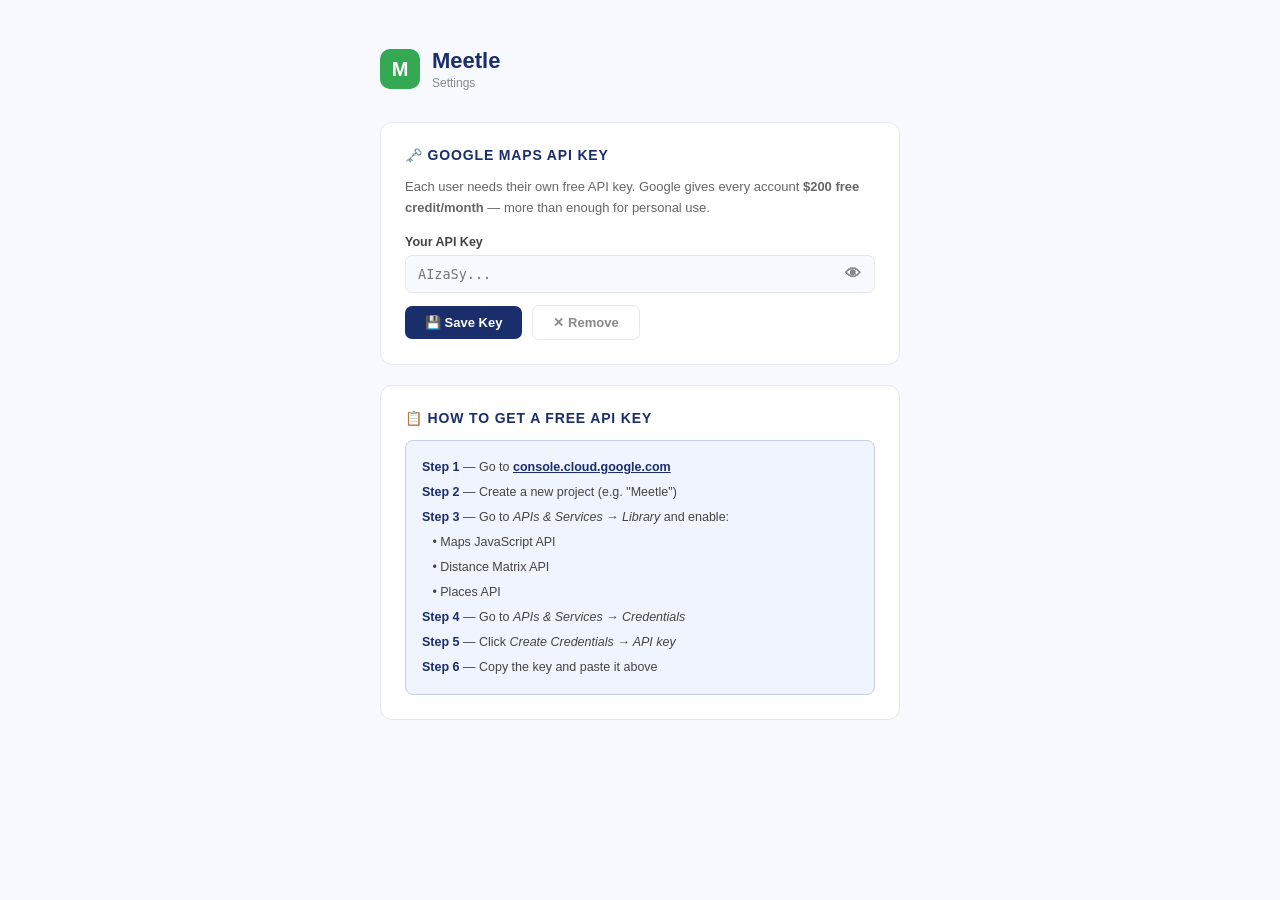
<file: options.html>
<!DOCTYPE html>
<html lang="en">
<head>
  <meta charset="UTF-8" />
  <title>Meetle Settings</title>
  <style>
    * { box-sizing: border-box; margin: 0; padding: 0; }
    body {
      font-family: -apple-system, BlinkMacSystemFont, 'Segoe UI', Roboto, sans-serif;
      background: #f7f9ff; color: #1a1a1a;
      min-height: 100vh; display: flex; align-items: flex-start; justify-content: center;
      padding: 48px 16px;
    }
    .container { width: 100%; max-width: 520px; }

    .brand { display: flex; align-items: center; gap: 12px; margin-bottom: 32px; }
    .brand-logo {
      width: 40px; height: 40px; background: #34a853; border-radius: 10px;
      display: flex; align-items: center; justify-content: center;
      font-size: 20px; font-weight: 800; color: #fff;
    }
    .brand-name { font-size: 22px; font-weight: 800; color: #1a2e6b; }
    .brand-sub  { font-size: 12px; color: #888; margin-top: 2px; }

    .card {
      background: #fff; border: 1px solid #e4e8f0; border-radius: 12px;
      padding: 24px; margin-bottom: 20px;
    }
    .card h2  { font-size: 14px; font-weight: 700; color: #1a2e6b; text-transform: uppercase; letter-spacing: .06em; margin-bottom: 14px; }
    .card p   { font-size: 13px; color: #666; line-height: 1.6; margin-bottom: 16px; }
    label     { display: block; font-size: 12.5px; font-weight: 600; color: #444; margin-bottom: 6px; }
    input[type="text"], input[type="password"] {
      width: 100%; border: 1.5px solid #e4e8f0; border-radius: 7px;
      padding: 10px 12px; font-size: 13.5px; color: #1a1a1a;
      background: #f7f9ff; outline: none; transition: border-color .15s;
      font-family: monospace;
    }
    input:focus { border-color: #1a2e6b; background: #fff; }

    .row { display: flex; align-items: center; gap: 10px; margin-top: 12px; }
    button {
      padding: 9px 20px; border-radius: 7px; font-size: 13px; font-weight: 700;
      cursor: pointer; border: none; transition: background .15s;
    }
    .btn-save    { background: #1a2e6b; color: #fff; }
    .btn-save:hover { background: #2a3f8f; }
    .btn-clear   { background: #fff; color: #888; border: 1.5px solid #e4e8f0; }
    .btn-clear:hover { border-color: #e53935; color: #e53935; }

    #status {
      font-size: 12.5px; font-weight: 600; padding: 7px 12px;
      border-radius: 6px; display: none;
    }
    #status.ok  { background: #e6f4ea; color: #1b5e20; display: block; }
    #status.err { background: #fce8e6; color: #c5221f; display: block; }

    .steps {
      background: #f0f4ff; border: 1px solid #c5d0e8; border-radius: 8px;
      padding: 14px 16px; font-size: 12.5px; color: #444; line-height: 2;
    }
    .steps strong { color: #1a2e6b; }
    a { color: #1a2e6b; font-weight: 600; }

    .toggle-visibility {
      background: none; border: none; color: #888; font-size: 16px;
      cursor: pointer; padding: 4px; position: absolute; right: 10px; top: 50%; transform: translateY(-50%);
    }
    .input-wrap { position: relative; }
  </style>
</head>
<body>
<div class="container">

  <div class="brand">
    <div class="brand-logo">M</div>
    <div>
      <div class="brand-name">Meetle</div>
      <div class="brand-sub">Settings</div>
    </div>
  </div>

  <div class="card">
    <h2>🗝️ Google Maps API Key</h2>
    <p>Each user needs their own free API key. Google gives every account <strong>$200 free credit/month</strong> — more than enough for personal use.</p>

    <label for="api-key">Your API Key</label>
    <div class="input-wrap">
      <input type="password" id="api-key" placeholder="AIzaSy..." autocomplete="off" spellcheck="false" />
      <button class="toggle-visibility" onclick="toggleVisibility()" title="Show/hide key">👁</button>
    </div>

    <div class="row">
      <button class="btn-save" onclick="saveKey()">💾 Save Key</button>
      <button class="btn-clear" onclick="clearKey()">✕ Remove</button>
    </div>
    <div id="status"></div>
  </div>

  <div class="card">
    <h2>📋 How to get a free API key</h2>
    <div class="steps">
      <strong>Step 1</strong> — Go to <a href="https://console.cloud.google.com" target="_blank">console.cloud.google.com</a><br>
      <strong>Step 2</strong> — Create a new project (e.g. "Meetle")<br>
      <strong>Step 3</strong> — Go to <em>APIs & Services → Library</em> and enable:<br>
      &nbsp;&nbsp;&nbsp;• Maps JavaScript API<br>
      &nbsp;&nbsp;&nbsp;• Distance Matrix API<br>
      &nbsp;&nbsp;&nbsp;• Places API<br>
      <strong>Step 4</strong> — Go to <em>APIs & Services → Credentials</em><br>
      <strong>Step 5</strong> — Click <em>Create Credentials → API key</em><br>
      <strong>Step 6</strong> — Copy the key and paste it above
    </div>
  </div>

</div>

<script src="options.js"></script>
</body>
</html>
</file>
